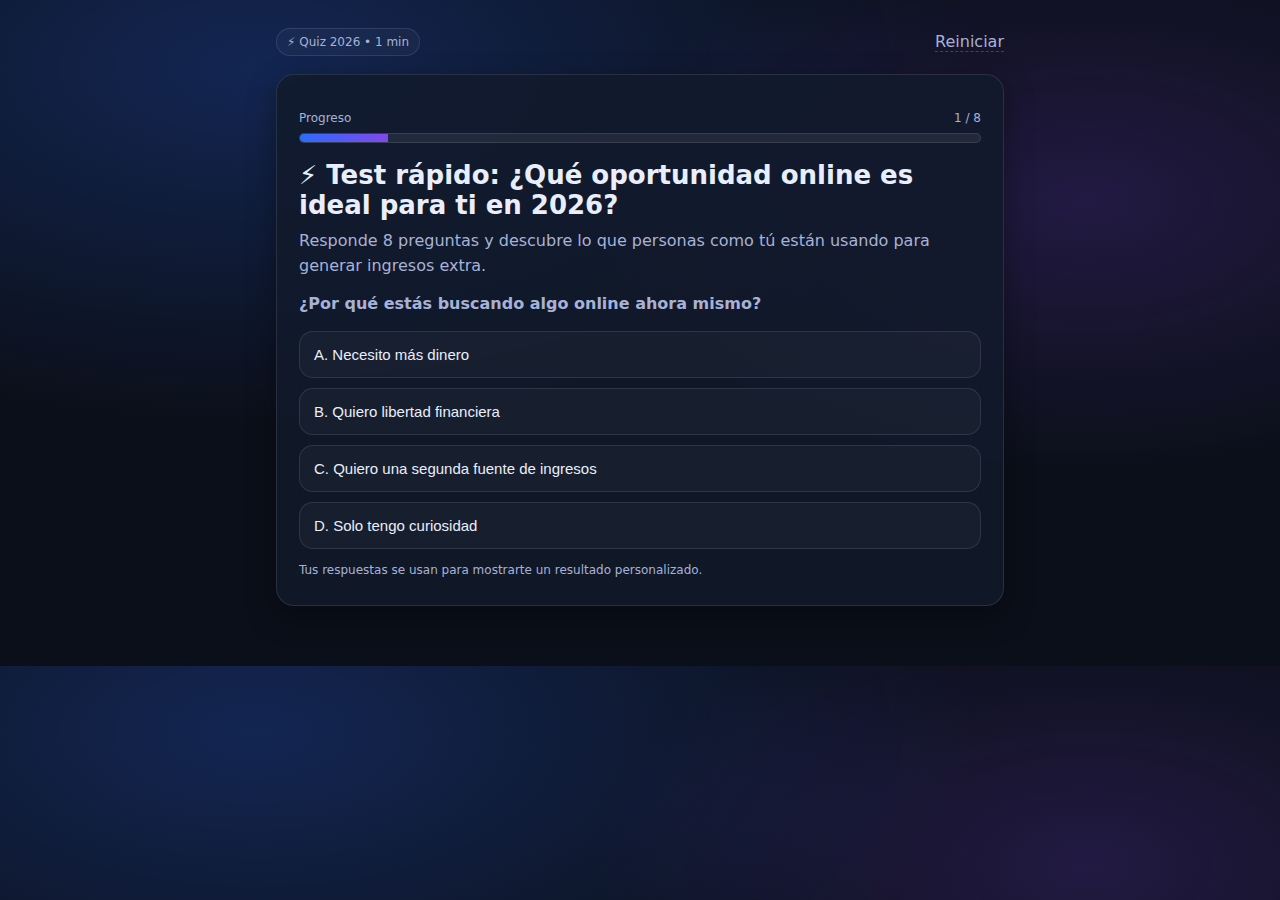
<file: funnel/index.html>
<!doctype html>
<html lang="es">
<head>
  <meta charset="utf-8" />
  <meta name="viewport" content="width=device-width,initial-scale=1" />
  <title>Quiz 2026</title>
  <link rel="stylesheet" href="/funnel/assets/style.css" />
</head>
<body>
  <div class="container">
    <div class="brand">
      <div class="badge">⚡ Quiz 2026 • 1 min</div>
      <a class="link" href="#" id="resetLink">Reiniciar</a>
    </div>

    <div class="card">
      <div class="progress-wrap">
        <div class="progress-label">
          <span>Progreso</span>
          <span id="progressText">1 / 8</span>
        </div>
        <div class="progress"><div id="progressBar"></div></div>
      </div>

      <h1 id="title"></h1>
      <p id="subtitle"></p>

      <p><strong id="question"></strong></p>

      <div class="options" id="options"></div>

      <div class="footer">
        <span class="small" id="footerText"></span>
        <a class="link" href="#" id="backLink">← Atrás</a>
      </div>
    </div>
  </div>

  <script src="/funnel/assets/funnel-spa.js"></script>
</body>
</html>
</file>
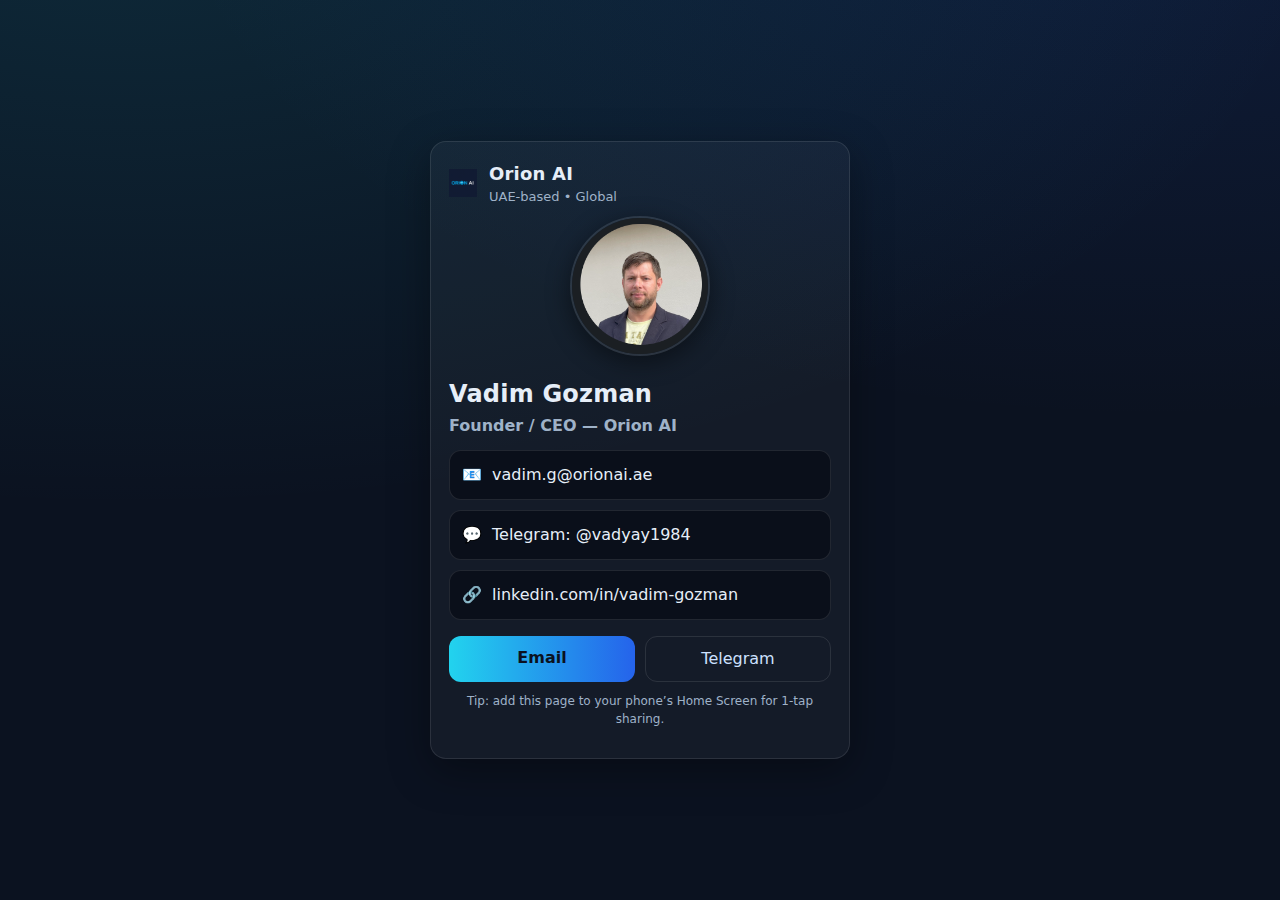
<file: vadimg/index.html>
<!DOCTYPE html>
<html lang="en">
<head>
  <meta charset="utf-8" />
  <meta name="viewport" content="width=device-width, initial-scale=1" />
  <title>Vadim Gozman — Orion AI</title>
  <meta name="description" content="Virtual business card for Vadim Gozman, Founder/CEO of Orion AI." />
  <!-- Reuse site styles -->
  <link rel="stylesheet" href="/styles.css" />
  <style>
    /* Scoped tweaks for the business card */
    .vcard-wrap {
      min-height: 100dvh;
      display: grid;
      place-items: center;
      padding: 24px;
    }
    .vcard {
      width: 100%;
      max-width: 420px;
      background: var(--card, rgba(255,255,255,0.04));
      border: 1px solid var(--border, rgba(255,255,255,0.1));
      border-radius: 16px;
      padding: 18px;
      box-shadow: 0 12px 40px rgba(0,0,0,0.35);
    }
    .vcard-header {
      display: flex;
      align-items: center;
      gap: 12px;
      margin-bottom: 8px;
    }
    .vcard-logo {
      height: 28px;
      width: auto;
      object-fit: contain;
    }
    .vcard-title {
      margin: 0;
      font-size: 18px;
      font-weight: 700;
      letter-spacing: .2px;
    }
    .vcard-sub {
      margin: 0;
      color: var(--muted, #9fb2c8);
      font-size: 13px;
    }
    .vcard-name {
      font-size: 24px;
      font-weight: 800;
      margin: 12px 0 2px;
      letter-spacing: .2px;
    }
    .vcard-role {
      color: var(--muted, #9fb2c8);
      margin: 0 0 12px;
      font-weight: 600;
    }
    .vcard-list {
      display: grid;
      gap: 10px;
      margin: 12px 0 16px;
    }
    .vcard-item {
      display: flex;
      align-items: center;
      gap: 10px;
      padding: 12px;
      border: 1px solid var(--border, rgba(255,255,255,0.1));
      border-radius: 12px;
      background: var(--bg2, #0a0f1a);
      color: var(--text, #e6eef8);
      text-decoration: none;
      word-break: break-word;
    }
    .vcard-item:hover {
      outline: 2px solid var(--ring, rgba(34,211,238,0.35));
    }
    .vcard-actions {
      display: grid;
      gap: 10px;
      grid-template-columns: 1fr 1fr;
    }
    .btn {
      display: inline-block;
      text-align: center;
      padding: 10px 14px;
      border-radius: 12px;
      border: 1px solid var(--border, rgba(255,255,255,0.1));
      color: #cde1ff;
      text-decoration: none;
      background: transparent;
    }
    .btn.primary {
      background: linear-gradient(90deg, var(--cyan, #22d3ee), var(--blue, #2563eb));
      color: #0b1120;
      font-weight: 700;
      border: none;
    }
    .vcard-note {
      margin-top: 10px;
      color: var(--muted, #9fb2c8);
      font-size: 12px;
      text-align: center;
    }
    /* Mobile-first: already optimized; small tighten for very narrow screens */
    @media (max-width: 380px) {
      .vcard { padding: 16px; }
      .vcard-name { font-size: 22px; }
    }
    .vcard-photo {
  display: flex;
  justify-content: center;
  margin: 10px 0 20px;
}

.photo-img {
  width: 140px;
  height: 140px;
  border-radius: 50%;
  object-fit: cover;
  border: 2px solid var(--border, rgba(255,255,255,0.15));
  box-shadow: 0 6px 24px rgba(0,0,0,0.45);
}

  </style>
</head>
<body>
  <main class="vcard-wrap">
    <section class="vcard" aria-label="Digital Business Card">
      <!-- Header / Branding -->
      <div class="vcard-header">
        <img src="/assets/orionai-logo.webp" alt="Orion AI" class="vcard-logo" />
        <div>
          <p class="vcard-title">Orion AI</p>
          <p class="vcard-sub">UAЕ-based • Global</p>
        </div>
      </div>

     <!-- Profile photo -->
<div class="vcard-photo">
  <img src="/assets/vadim-gozman.png" alt="Vadim Gozman" class="photo-img" />
</div>

      <!-- Identity -->
      <h1 class="vcard-name">Vadim Gozman</h1>
      <p class="vcard-role">Founder / CEO — Orion AI</p>

      <!-- Contacts -->
      <div class="vcard-list">
        <a class="vcard-item" href="mailto:vadim.g@orionai.ae">
          📧 <span>vadim.g@orionai.ae</span>
        </a>
        <a class="vcard-item" href="https://t.me/vadyay1984" target="_blank" rel="noopener">
          💬 <span>Telegram: @vadyay1984</span>
        </a>
        <a class="vcard-item" href="https://www.linkedin.com/in/vadim-gozman" target="_blank" rel="noopener">
          🔗 <span>linkedin.com/in/vadim-gozman</span>
        </a>
      </div>

      <!-- Quick actions -->
      <div class="vcard-actions">
        <a class="btn primary" href="mailto:vadim.g@orionai.ae">Email</a>
        <a class="btn" href="https://t.me/vadyay1984" target="_blank" rel="noopener">Telegram</a>
      </div>

      <p class="vcard-note">Tip: add this page to your phone’s Home Screen for 1-tap sharing.</p>
    </section>
  </main>
</body>
</html>
</file>
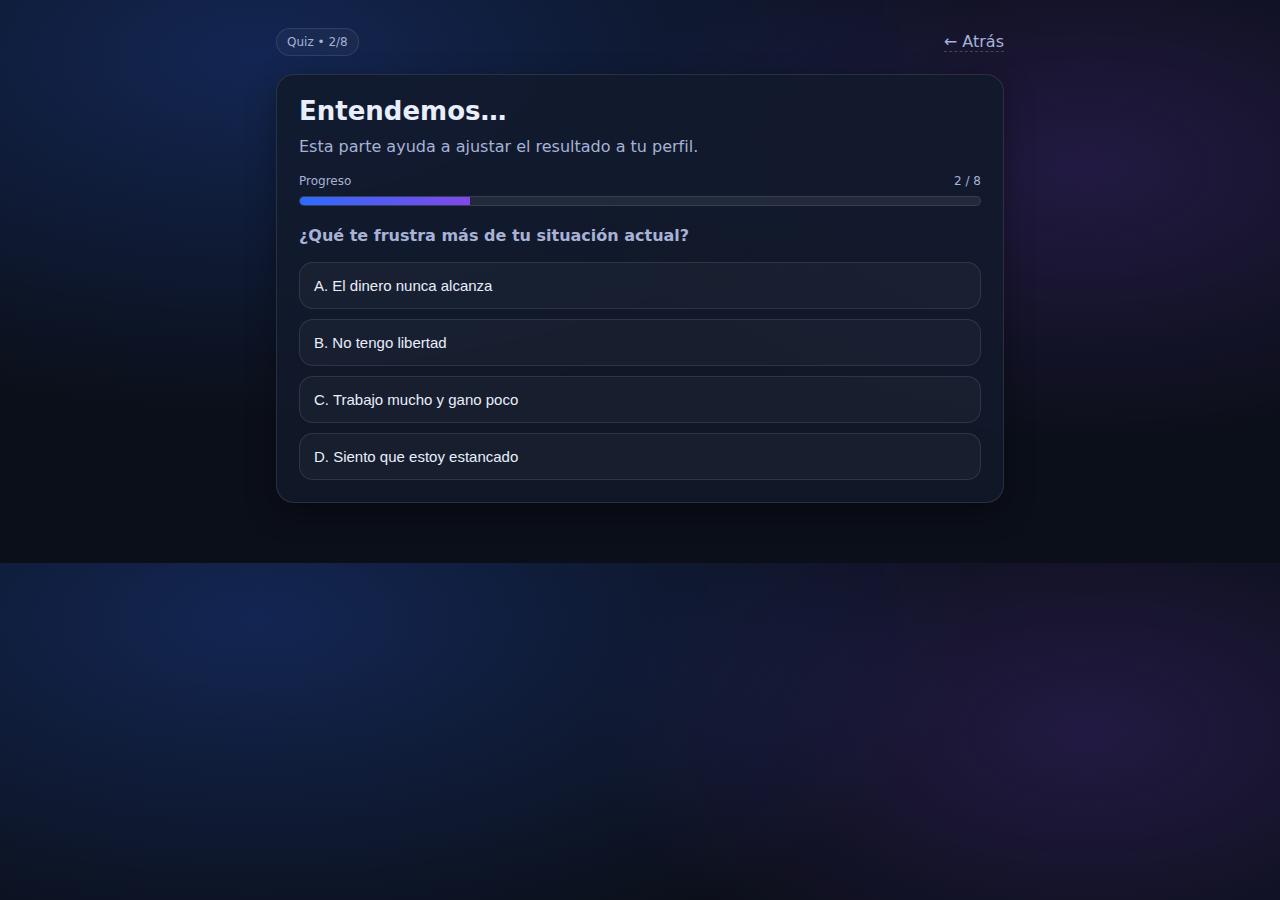
<file: funnel/step2.html>
<!doctype html>
<html lang="es">
<head>
  <meta charset="utf-8" />
  <meta name="viewport" content="width=device-width,initial-scale=1" />
  <title>Pregunta (2/8)</title>
  <link rel="stylesheet" href="assets/style.css" />
</head>
<body>
  <div class="container">
    <div class="brand">
      <div class="badge">Quiz • 2/8</div>
      <a class="link" href="#" onclick="goBack('index.html'); return false;">← Atrás</a>
    </div>

    <div class="card">
      <h1>Entendemos…</h1>
      <p>Esta parte ayuda a ajustar el resultado a tu perfil.</p>

      <div class="progress-wrap">
        <div class="progress-label"><span>Progreso</span><span data-progress-label></span></div>
        <div class="progress"><div data-progress-bar></div></div>
      </div>

      <p><strong>¿Qué te frustra más de tu situación actual?</strong></p>

      <div class="options">
        <button class="option" data-option="A">A. El dinero nunca alcanza</button>
        <button class="option" data-option="B">B. No tengo libertad</button>
        <button class="option" data-option="C">C. Trabajo mucho y gano poco</button>
        <button class="option" data-option="D">D. Siento que estoy estancado</button>
      </div>
    </div>
  </div>

  <script src="assets/funnel.js"></script>
  <script>
    setProgress(2, 8);
    wireOptions(2, "step3.html");
  </script>
</body>
</html>
</file>
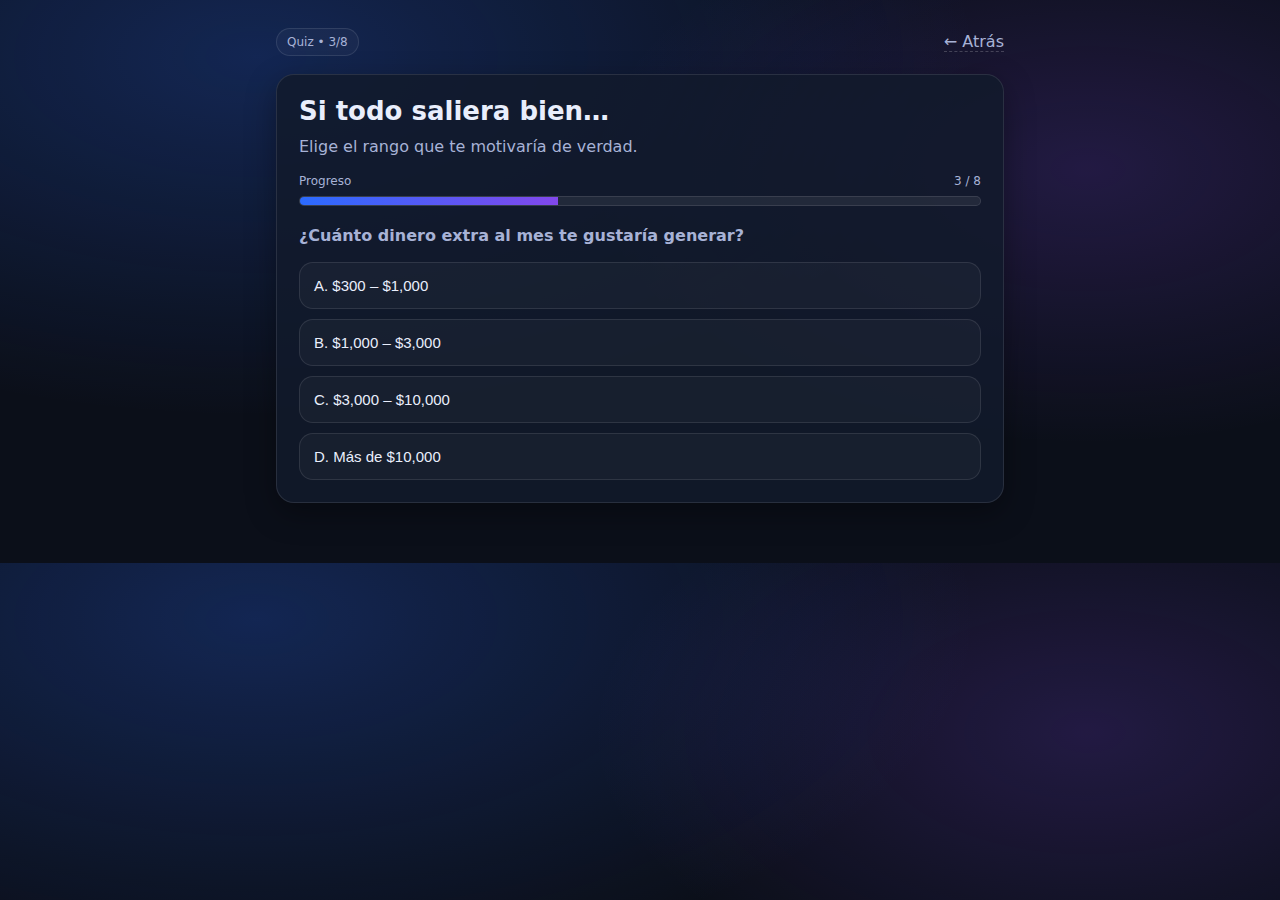
<file: funnel/step3.html>
<!doctype html>
<html lang="es">
<head>
  <meta charset="utf-8" />
  <meta name="viewport" content="width=device-width,initial-scale=1" />
  <title>Pregunta (3/8)</title>
  <link rel="stylesheet" href="assets/style.css" />
</head>
<body>
  <div class="container">
    <div class="brand">
      <div class="badge">Quiz • 3/8</div>
      <a class="link" href="#" onclick="goBack('step2.html'); return false;">← Atrás</a>
    </div>

    <div class="card">
      <h1>Si todo saliera bien…</h1>
      <p>Elige el rango que te motivaría de verdad.</p>

      <div class="progress-wrap">
        <div class="progress-label"><span>Progreso</span><span data-progress-label></span></div>
        <div class="progress"><div data-progress-bar></div></div>
      </div>

      <p><strong>¿Cuánto dinero extra al mes te gustaría generar?</strong></p>

      <div class="options">
        <button class="option" data-option="A">A. $300 – $1,000</button>
        <button class="option" data-option="B">B. $1,000 – $3,000</button>
        <button class="option" data-option="C">C. $3,000 – $10,000</button>
        <button class="option" data-option="D">D. Más de $10,000</button>
      </div>
    </div>
  </div>

  <script src="assets/funnel.js"></script>
  <script>
    setProgress(3, 8);
    wireOptions(3, "step4.html");
  </script>
</body>
</html>
</file>
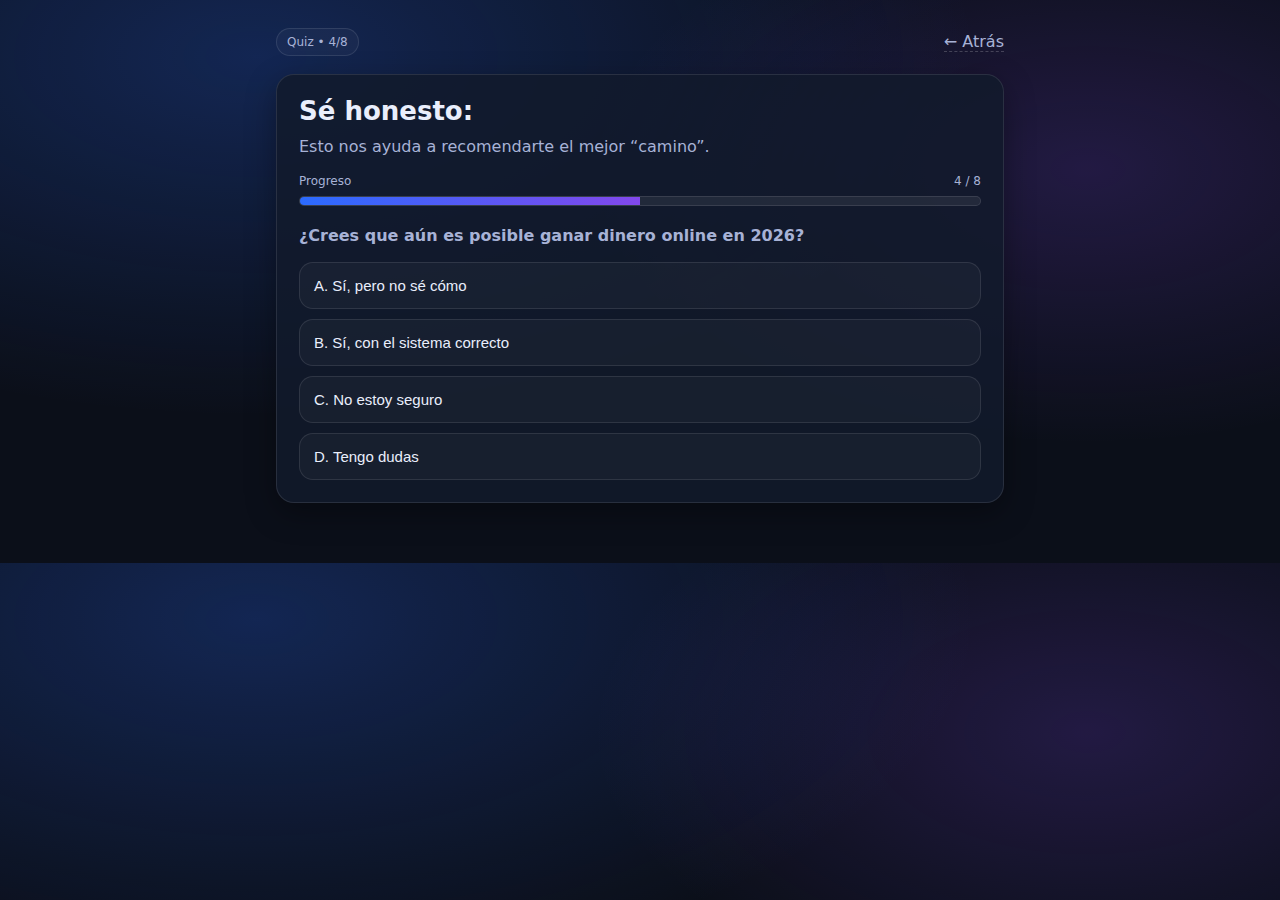
<file: funnel/step4.html>
<!doctype html>
<html lang="es">
<head>
  <meta charset="utf-8" />
  <meta name="viewport" content="width=device-width,initial-scale=1" />
  <title>Pregunta (4/8)</title>
  <link rel="stylesheet" href="assets/style.css" />
</head>
<body>
  <div class="container">
    <div class="brand">
      <div class="badge">Quiz • 4/8</div>
      <a class="link" href="#" onclick="goBack('step3.html'); return false;">← Atrás</a>
    </div>

    <div class="card">
      <h1>Sé honesto:</h1>
      <p>Esto nos ayuda a recomendarte el mejor “camino”.</p>

      <div class="progress-wrap">
        <div class="progress-label"><span>Progreso</span><span data-progress-label></span></div>
        <div class="progress"><div data-progress-bar></div></div>
      </div>

      <p><strong>¿Crees que aún es posible ganar dinero online en 2026?</strong></p>

      <div class="options">
        <button class="option" data-option="A">A. Sí, pero no sé cómo</button>
        <button class="option" data-option="B">B. Sí, con el sistema correcto</button>
        <button class="option" data-option="C">C. No estoy seguro</button>
        <button class="option" data-option="D">D. Tengo dudas</button>
      </div>
    </div>
  </div>

  <script src="assets/funnel.js"></script>
  <script>
    setProgress(4, 8);
    wireOptions(4, "step5.html");
  </script>
</body>
</html>
</file>
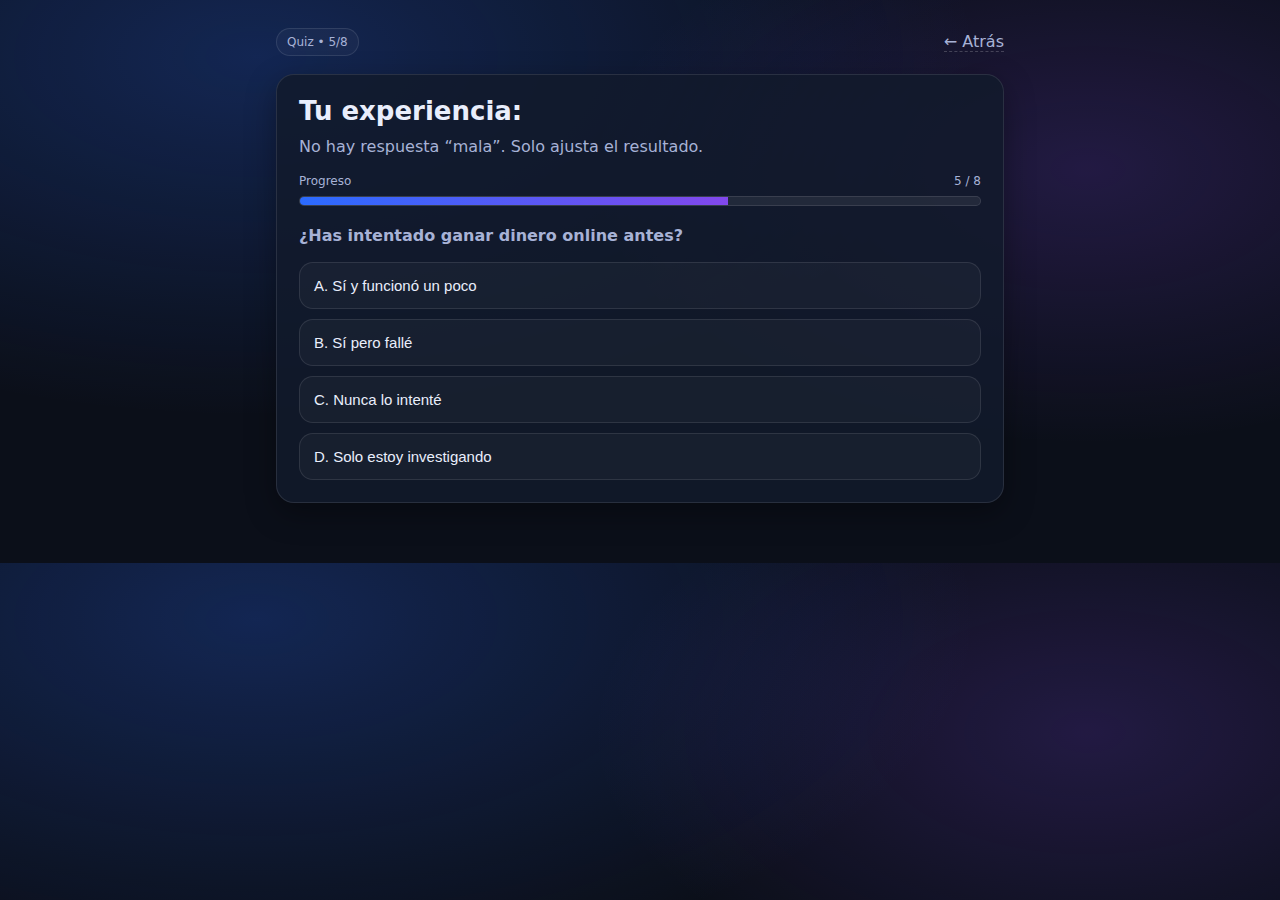
<file: funnel/step5.html>
<!doctype html>
<html lang="es">
<head>
  <meta charset="utf-8" />
  <meta name="viewport" content="width=device-width,initial-scale=1" />
  <title>Pregunta (5/8)</title>
  <link rel="stylesheet" href="assets/style.css" />
</head>
<body>
  <div class="container">
    <div class="brand">
      <div class="badge">Quiz • 5/8</div>
      <a class="link" href="#" onclick="goBack('step4.html'); return false;">← Atrás</a>
    </div>

    <div class="card">
      <h1>Tu experiencia:</h1>
      <p>No hay respuesta “mala”. Solo ajusta el resultado.</p>

      <div class="progress-wrap">
        <div class="progress-label"><span>Progreso</span><span data-progress-label></span></div>
        <div class="progress"><div data-progress-bar></div></div>
      </div>

      <p><strong>¿Has intentado ganar dinero online antes?</strong></p>

      <div class="options">
        <button class="option" data-option="A">A. Sí y funcionó un poco</button>
        <button class="option" data-option="B">B. Sí pero fallé</button>
        <button class="option" data-option="C">C. Nunca lo intenté</button>
        <button class="option" data-option="D">D. Solo estoy investigando</button>
      </div>
    </div>
  </div>

  <script src="assets/funnel.js"></script>
  <script>
    setProgress(5, 8);
    wireOptions(5, "step6.html");
  </script>
</body>
</html>
</file>
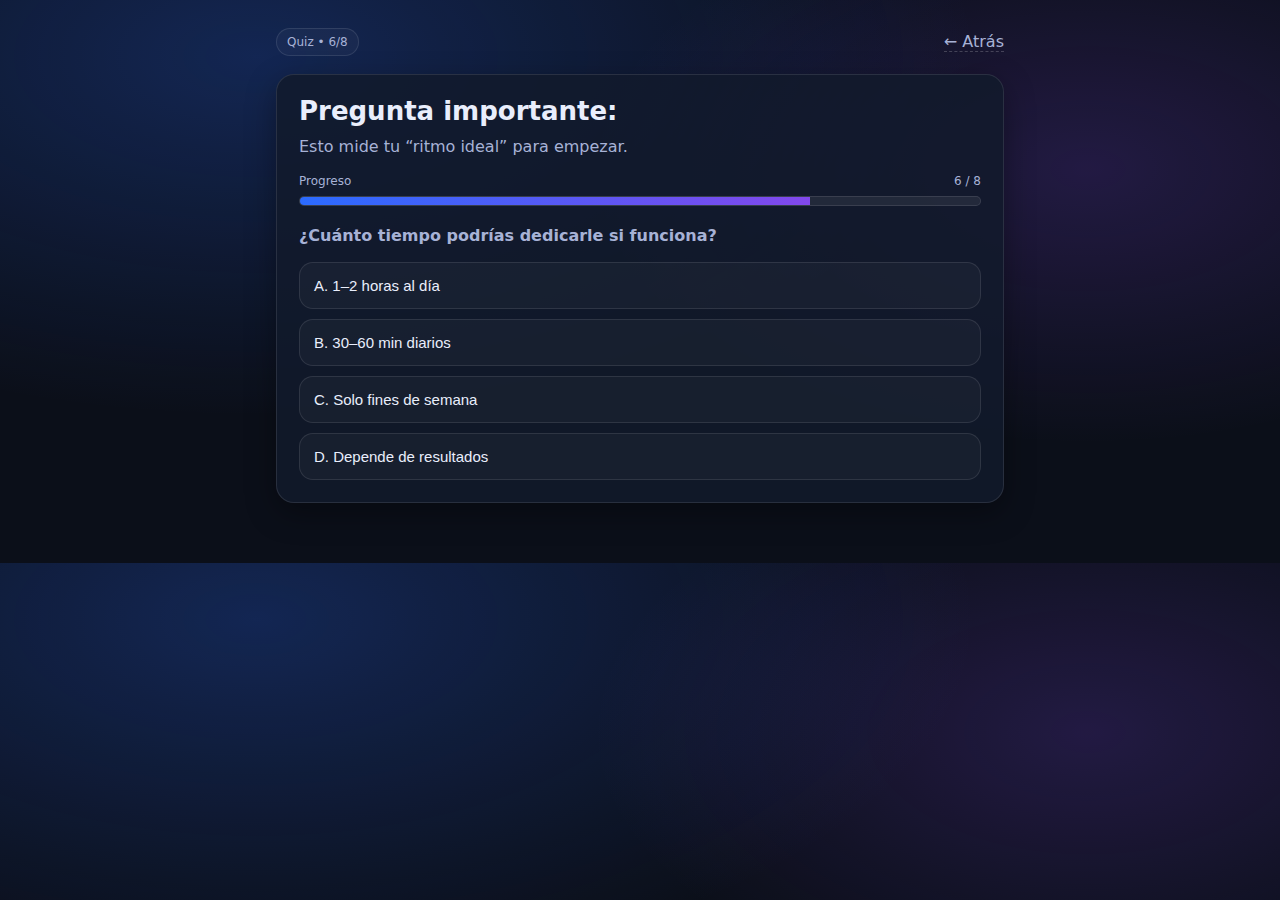
<file: funnel/step6.html>
<!doctype html>
<html lang="es">
<head>
  <meta charset="utf-8" />
  <meta name="viewport" content="width=device-width,initial-scale=1" />
  <title>Pregunta (6/8)</title>
  <link rel="stylesheet" href="assets/style.css" />
</head>
<body>
  <div class="container">
    <div class="brand">
      <div class="badge">Quiz • 6/8</div>
      <a class="link" href="#" onclick="goBack('step5.html'); return false;">← Atrás</a>
    </div>

    <div class="card">
      <h1>Pregunta importante:</h1>
      <p>Esto mide tu “ritmo ideal” para empezar.</p>

      <div class="progress-wrap">
        <div class="progress-label"><span>Progreso</span><span data-progress-label></span></div>
        <div class="progress"><div data-progress-bar></div></div>
      </div>

      <p><strong>¿Cuánto tiempo podrías dedicarle si funciona?</strong></p>

      <div class="options">
        <button class="option" data-option="A">A. 1–2 horas al día</button>
        <button class="option" data-option="B">B. 30–60 min diarios</button>
        <button class="option" data-option="C">C. Solo fines de semana</button>
        <button class="option" data-option="D">D. Depende de resultados</button>
      </div>
    </div>
  </div>

  <script src="assets/funnel.js"></script>
  <script>
    setProgress(6, 8);
    wireOptions(6, "step7.html");
  </script>
</body>
</html>
</file>
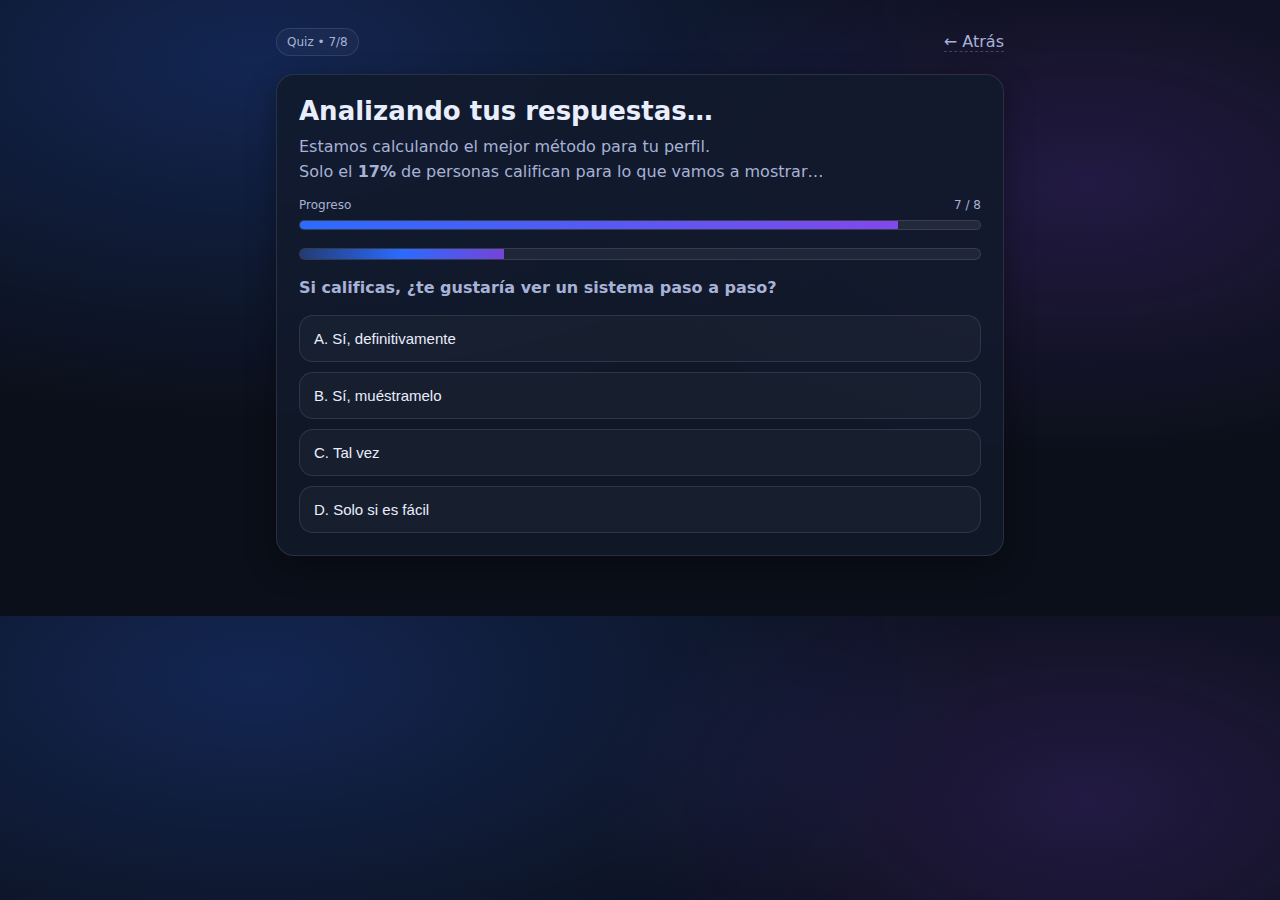
<file: funnel/step7.html>
<!doctype html>
<html lang="es">
<head>
  <meta charset="utf-8" />
  <meta name="viewport" content="width=device-width,initial-scale=1" />
  <title>Analizando (7/8)</title>
  <link rel="stylesheet" href="assets/style.css" />
</head>
<body>
  <div class="container">
    <div class="brand">
      <div class="badge">Quiz • 7/8</div>
      <a class="link" href="#" onclick="goBack('step6.html'); return false;">← Atrás</a>
    </div>

    <div class="card">
      <h1>Analizando tus respuestas…</h1>
      <p>Estamos calculando el mejor método para tu perfil. <br/>Solo el <strong>17%</strong> de personas califican para lo que vamos a mostrar…</p>

      <div class="progress-wrap">
        <div class="progress-label"><span>Progreso</span><span data-progress-label></span></div>
        <div class="progress"><div data-progress-bar></div></div>
      </div>

      <div class="loader"><div></div></div>

      <p style="margin-top:16px;"><strong>Si calificas, ¿te gustaría ver un sistema paso a paso?</strong></p>

      <div class="options">
        <button class="option" data-option="A">A. Sí, definitivamente</button>
        <button class="option" data-option="B">B. Sí, muéstramelo</button>
        <button class="option" data-option="C">C. Tal vez</button>
        <button class="option" data-option="D">D. Solo si es fácil</button>
      </div>
    </div>
  </div>

  <script src="assets/funnel.js"></script>
  <script>
    setProgress(7, 8);
    wireOptions(7, "step8.html");
  </script>
</body>
</html>
</file>
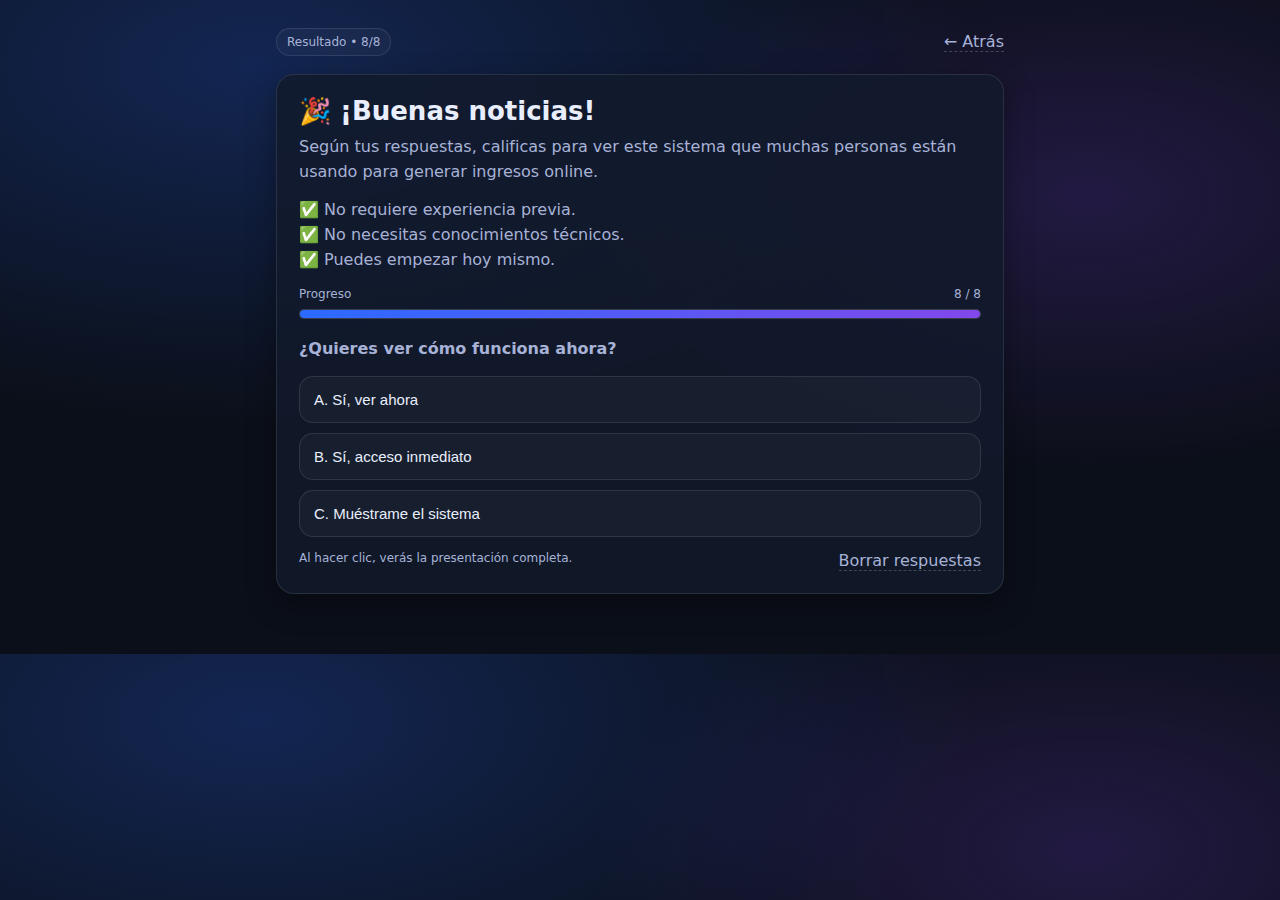
<file: funnel/step8.html>
<!doctype html>
<html lang="es">
<head>
  <meta charset="utf-8" />
  <meta name="viewport" content="width=device-width,initial-scale=1" />
  <title>Resultado (8/8)</title>
  <link rel="stylesheet" href="assets/style.css" />
</head>
<body>
  <div class="container">
    <div class="brand">
      <div class="badge">Resultado • 8/8</div>
      <a class="link" href="#" onclick="goBack('step7.html'); return false;">← Atrás</a>
    </div>

    <div class="card">
      <h1>🎉 ¡Buenas noticias!</h1>
      <p>
        Según tus respuestas, calificas para ver este sistema que muchas personas están usando para generar ingresos online.
      </p>
      <p>
        ✅ No requiere experiencia previa. <br/>
        ✅ No necesitas conocimientos técnicos. <br/>
        ✅ Puedes empezar hoy mismo.
      </p>

      <div class="progress-wrap">
        <div class="progress-label"><span>Progreso</span><span data-progress-label></span></div>
        <div class="progress"><div data-progress-bar></div></div>
      </div>

      <p><strong>¿Quieres ver cómo funciona ahora?</strong></p>

      <div class="options">
        <button class="option" data-option="A">A. Sí, ver ahora</button>
        <button class="option" data-option="B">B. Sí, acceso inmediato</button>
        <button class="option" data-option="C">C. Muéstrame el sistema</button>
      </div>

      <div class="footer">
        <span class="small">Al hacer clic, verás la presentación completa.</span>
        <a class="link" href="#" onclick="resetAnswers(); alert('Respuestas borradas.'); return false;">Borrar respuestas</a>
      </div>
    </div>
  </div>

  <script src="assets/funnel.js"></script>
  <script>
    setProgress(8, 8);

    // On step 8 option click: save + redirect to offer
    const OFFER_URL = "https://onlinepuonline.com/k4aTiiO7/";
    const buttons = document.querySelectorAll("[data-option]");
    buttons.forEach(btn => {
      btn.addEventListener("click", () => {
        setAnswer(8, btn.getAttribute("data-option"));
        // Optional: append lightweight tracking (no PII)
        const a = getAnswers();
        const qp = new URLSearchParams({
          s1: a.step1 || "",
          s2: a.step2 || "",
          s3: a.step3 || "",
          s4: a.step4 || "",
          s5: a.step5 || "",
          s6: a.step6 || "",
          s7: a.step7 || "",
          s8: a.step8 || "",
        });
        window.location.href = OFFER_URL + (OFFER_URL.includes("?") ? "&" : "?") + qp.toString();
      });
    });
  </script>
</body>
</html>
</file>
<file: funnel/assets/style.css>
:root {
  --bg: #0b0f19;
  --card: #121a2b;
  --text: #e9eefc;
  --muted: #a7b2d6;
  --btn: #2b6bff;
  --btn2: #1f4cc2;
  --stroke: rgba(255,255,255,0.10);
}

* { box-sizing: border-box; }
body {
  margin: 0;
  font-family: ui-sans-serif, system-ui, -apple-system, Segoe UI, Roboto, Arial, "Helvetica Neue", sans-serif;
  background: radial-gradient(1200px 600px at 20% 10%, rgba(43,107,255,0.25), transparent 60%),
              radial-gradient(900px 500px at 85% 30%, rgba(140,75,255,0.18), transparent 55%),
              var(--bg);
  color: var(--text);
}

.container {
  max-width: 760px;
  margin: 0 auto;
  padding: 28px 16px 60px;
}

.brand {
  display: flex;
  align-items: center;
  justify-content: space-between;
  gap: 12px;
  margin-bottom: 18px;
}

.badge {
  font-size: 12px;
  padding: 6px 10px;
  border: 1px solid var(--stroke);
  border-radius: 999px;
  color: var(--muted);
  background: rgba(255,255,255,0.03);
}

.card {
  border: 1px solid var(--stroke);
  background: rgba(18,26,43,0.85);
  border-radius: 18px;
  padding: 22px;
  box-shadow: 0 10px 30px rgba(0,0,0,0.35);
}

h1 {
  font-size: 26px;
  margin: 0 0 8px;
  line-height: 1.15;
}

p {
  margin: 0 0 14px;
  color: var(--muted);
  line-height: 1.55;
}

.progress-wrap {
  margin: 14px 0 18px;
}

.progress-label {
  display: flex;
  justify-content: space-between;
  color: var(--muted);
  font-size: 12px;
  margin-bottom: 8px;
}

.progress {
  height: 10px;
  border-radius: 999px;
  background: rgba(255,255,255,0.07);
  overflow: hidden;
  border: 1px solid var(--stroke);
}

.progress > div {
  height: 100%;
  width: 0%;
  background: linear-gradient(90deg, var(--btn), rgba(140,75,255,0.9));
}

.options {
  display: grid;
  gap: 10px;
  margin-top: 12px;
}

.option {
  width: 100%;
  text-align: left;
  padding: 14px 14px;
  border-radius: 14px;
  border: 1px solid var(--stroke);
  background: rgba(255,255,255,0.03);
  color: var(--text);
  cursor: pointer;
  transition: transform 0.06s ease, background 0.15s ease, border 0.15s ease;
  font-size: 15px;
}
.option:hover {
  background: rgba(43,107,255,0.10);
  border-color: rgba(43,107,255,0.35);
}
.option:active {
  transform: scale(0.99);
}

.small {
  font-size: 12px;
  color: var(--muted);
}

.footer {
  margin-top: 14px;
  display: flex;
  justify-content: space-between;
  gap: 10px;
  flex-wrap: wrap;
}

.link {
  color: var(--muted);
  text-decoration: none;
  border-bottom: 1px dashed rgba(255,255,255,0.2);
}
.link:hover { color: var(--text); }

.cta {
  display: inline-flex;
  align-items: center;
  justify-content: center;
  gap: 10px;
  padding: 14px 16px;
  border-radius: 14px;
  border: 1px solid rgba(43,107,255,0.35);
  background: linear-gradient(180deg, var(--btn), var(--btn2));
  color: white;
  font-weight: 700;
  cursor: pointer;
  text-decoration: none;
}

.center {
  text-align: center;
}

.loader {
  width: 100%;
  border: 1px solid var(--stroke);
  border-radius: 14px;
  overflow: hidden;
  height: 12px;
  background: rgba(255,255,255,0.06);
  margin-top: 10px;
}
.loader > div {
  height: 100%;
  width: 30%;
  background: linear-gradient(90deg, rgba(43,107,255,0.3), rgba(43,107,255,1), rgba(140,75,255,0.8));
  animation: move 1.1s infinite ease-in-out;
}
@keyframes move {
  0% { transform: translateX(-40%); }
  100% { transform: translateX(340%); }
}
</file>
<file: styles.css>
/* Orion AI — site styles */
:root{
  --bg:#0b1220;
  --bg2:#0a0f1a;
  --panel:#101826;
  --text:#e6eef8;
  --muted:#9fb2c8;
  --cyan:#22d3ee;
  --blue:#2563eb;
  --border: rgba(255,255,255,0.10);
  --card: rgba(255,255,255,0.04);
  --ring: rgba(34,211,238,0.35);
}

*{box-sizing:border-box}
html,body{margin:0;background:
  radial-gradient(1200px 600px at 10% -10%,rgba(34,211,238,.12),transparent),
  radial-gradient(1000px 600px at 90% -20%,rgba(37,99,235,.15),transparent),
  var(--bg);
  color:var(--text);font-family:Inter,system-ui,Arial,Helvetica,sans-serif;line-height:1.5}

/* Header / Nav */
.container{max-width:1100px;margin:0 auto;padding:24px}
.nav{display:flex;align-items:center;justify-content:space-between}
.logo-img{height:400px; /* <- bigger logo */ }
.logo-img-mini{height:100px}
.navlinks{display:flex;gap:18px;align-items:center}
.navlinks a{color:#c8d5e8;text-decoration:none;padding:8px 0}
.button{display:inline-block;padding:10px 16px;border-radius:12px;border:1px solid var(--border);background:transparent;color:#cde1ff}
.button.small{padding:8px 12px}
.button.primary{background:linear-gradient(90deg,var(--cyan),var(--blue));color:#0b1120;font-weight:700;border:none}

/* Hero */
.hero{padding-top:16px;padding-bottom:8px}
.hero-card{background:linear-gradient(180deg, rgba(255,255,255,.04), rgba(255,255,255,.03));
  border:1px solid var(--border);border-radius:24px;padding:36px}
.hero h1{font-size:44px;line-height:1.1;margin:0 0 12px}
.hero p{color:var(--muted);max-width:800px}
.cta{display:flex;gap:14px;margin-top:16px}

/* Sections */
.section{padding:56px 24px}
.section h2{font-size:30px;margin:0 0 8px}
.sub{color:var(--muted);margin:6px 0 18px}

/* Grids */
.grid{display:grid;gap:16px}
.grid.two{grid-template-columns:1fr}
.grid.three{grid-template-columns:1fr}
.grid.four{grid-template-columns:1fr}
@media(min-width:780px){
  .grid.two{grid-template-columns:repeat(2,1fr)}
  .grid.three{grid-template-columns:repeat(3,1fr)}
  .grid.four{grid-template-columns:repeat(4,1fr)}
}

/* Cards & lists */
.card{background:var(--card);border:1px solid var(--border);border-radius:16px;padding:18px}
.card-header{display:flex;align-items:center;justify-content:space-between;margin-bottom:6px}
.tag{font-size:12px;color:#8feaff}
.list{padding-left:18px;margin:10px 0 14px}
.list li{margin:6px 0}
.card-actions{display:flex;gap:10px}

/* Bulleted ticks */
.ticks{list-style:none;padding:0;margin:18px 0}
.ticks li{margin:8px 0;padding-left:26px;position:relative}
.ticks li::before{content:"✓";position:absolute;left:0;top:0;color:var(--cyan);font-weight:800}

/* Forms */
.form{display:grid;gap:10px}
.form input,.form textarea{width:100%;background:var(--bg2);border:1px solid var(--border);border-radius:12px;padding:12px;color:var(--text)}

/* Pricing */
.price{font-size:28px;font-weight:800;margin-top:6px}
.price span{font-size:12px;color:var(--muted);font-weight:600;margin-left:4px}
.muted{color:var(--muted);margin-top:2px}
.highlight{outline:3px solid var(--ring)}

/* FAQ */
.faq details{background:var(--card);border:1px solid var(--border);border-radius:12px;padding:12px;margin:8px 0}
.faq summary{cursor:pointer;font-weight:600}

/* Contact */
.contact-line{margin:6px 0}

/* Footer */
.footer{display:flex;align-items:center;justify-content:space-between;border-top:1px solid var(--border);margin-top:24px;padding-top:16px}
.footer-left{display:flex;align-items:center;gap:10px}
.links{display:flex;gap:16px}
</file>
